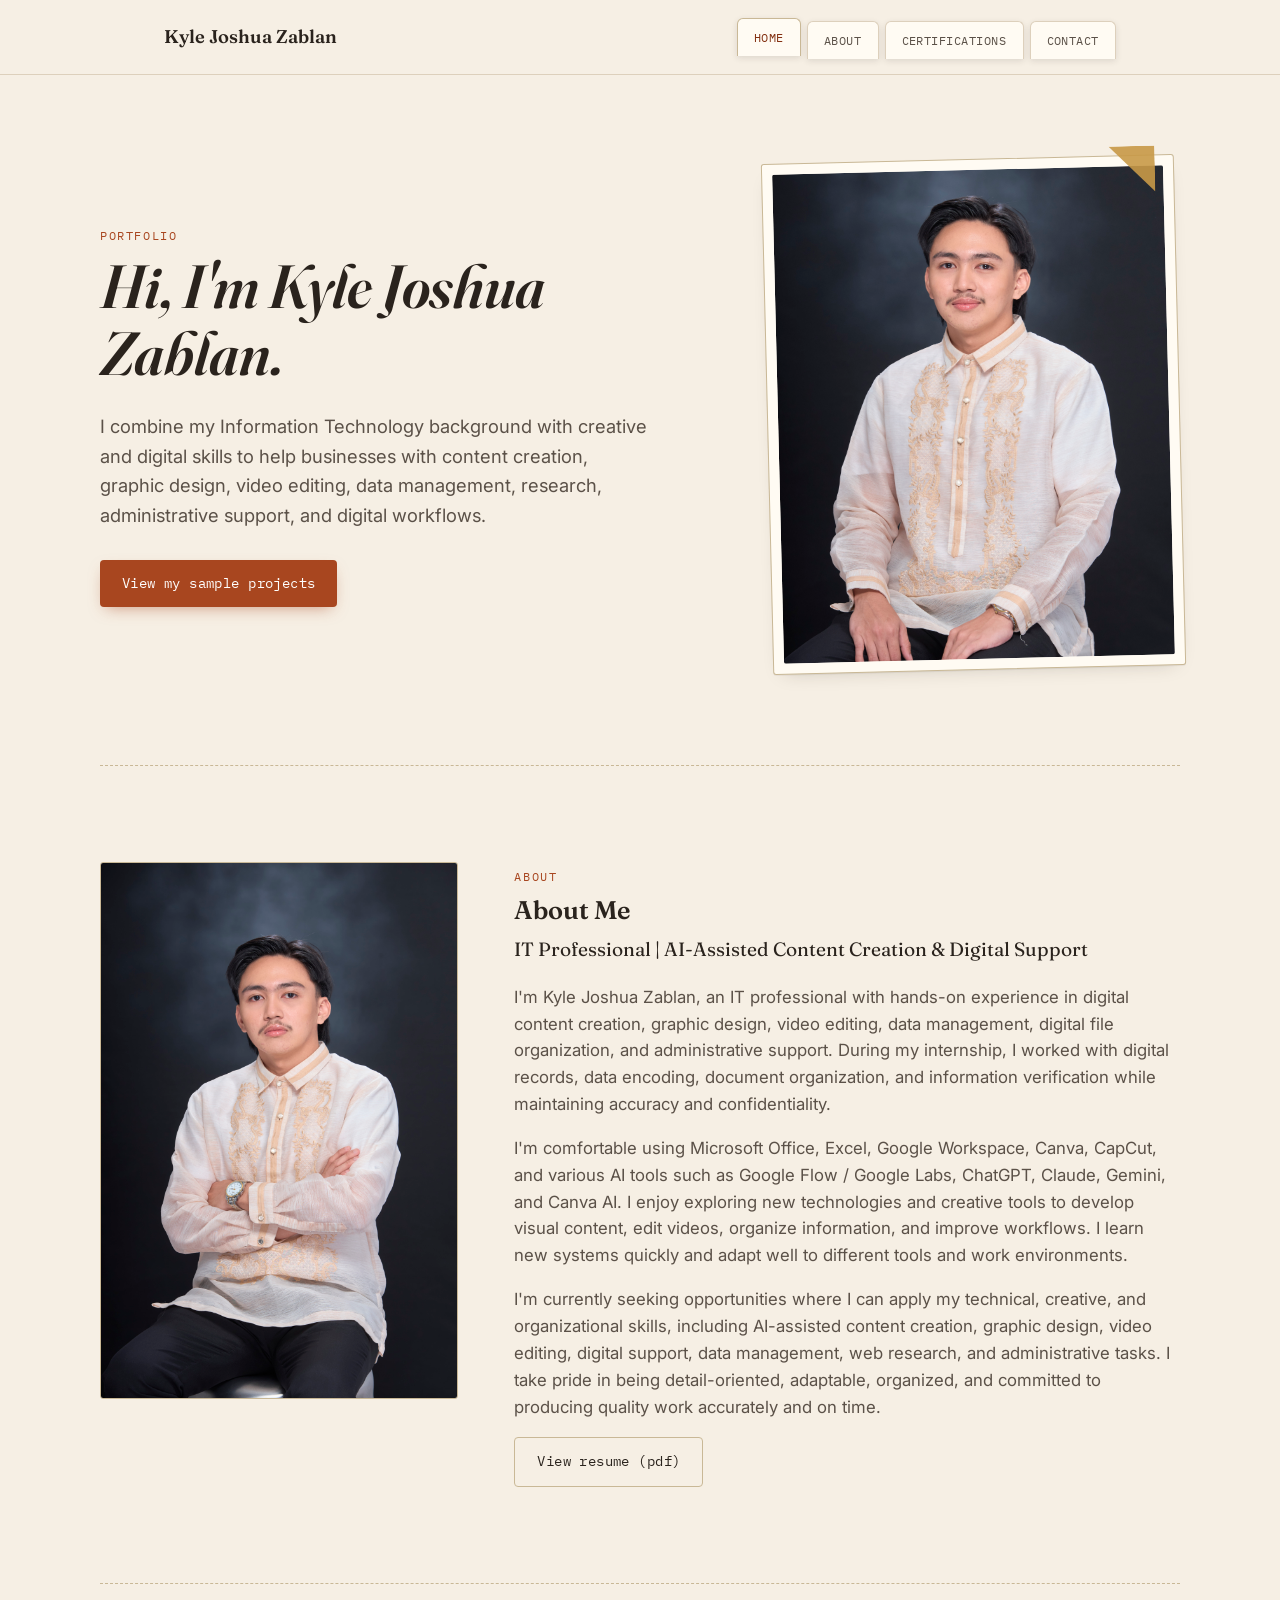
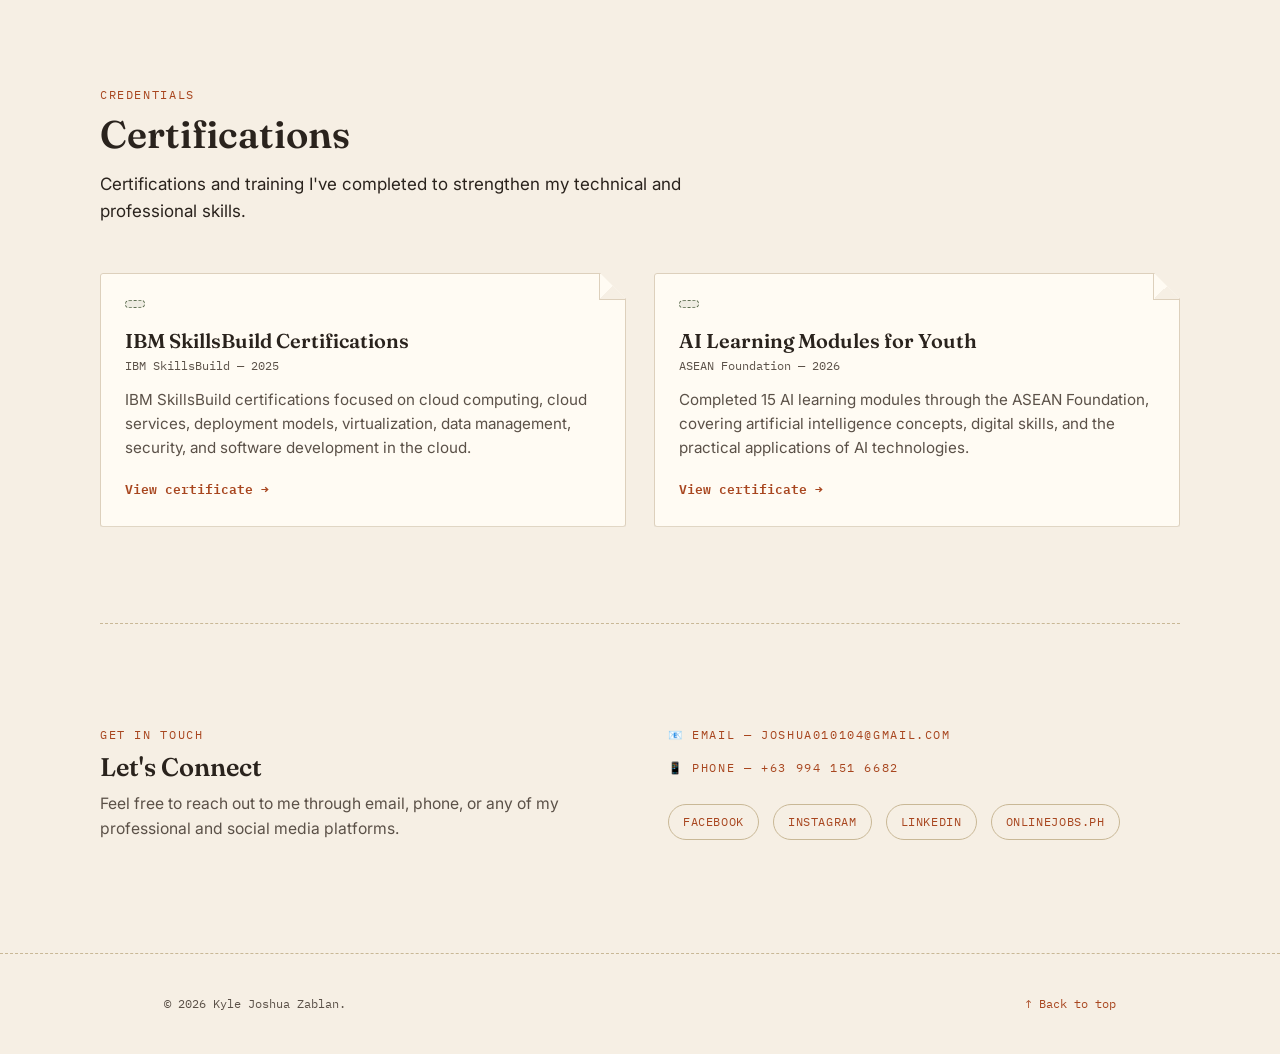
<file: index.html>
<!DOCTYPE html>
<html lang="en">
<head>
<meta charset="UTF-8">
<meta name="viewport" content="width=device-width, initial-scale=1.0">
<title>Kyle Joshua Zablan — Portfolio</title>
<meta name="description" content="Designer &amp; developer portfolio — selected work, resume, certifications, and contact.">
<link rel="preconnect" href="https://fonts.googleapis.com">
<link href="https://fonts.googleapis.com/css2?family=Fraunces:ital,opsz,wght@0,9..144,400;0,9..144,600;1,9..144,500&family=Inter:wght@400;500;600;700&family=IBM+Plex+Mono:wght@400;500&display=swap" rel="stylesheet">
<link rel="stylesheet" href="style.css">
</head>
<body>

<!-- ============================================
     HEADER / NAV
============================================= -->
<header class="wf-header">
  <div class="wf-header-inner">
    <a class="wf-brand" href="#home">Kyle Joshua Zablan</a>

    <button class="wf-nav-toggle" aria-label="Toggle navigation" aria-expanded="false">
      <span></span>
    </button>

    <ul class="wf-tabs" id="wf-primary-tabs">
      <li><a href="#home">Home</a></li>
      <li><a href="#about">About</a></li>
      <li><a href="#certifications">Certifications</a></li>
      <li><a href="#contact">Contact</a></li>
    </ul>
  </div>
</header>

<main>

  <!-- ============================================
       HERO
============================================= -->
  <section id="home" class="wf-section wf-hero wf-container">
    <div>
      <span class="wf-eyebrow">Portfolio</span>
      <h1>Hi, I'm Kyle Joshua Zablan.</h1>
      <p class="wf-sub">
        I combine my Information Technology background with creative and digital skills to help businesses with content creation,
         graphic design, video editing, data management, research, administrative support, and digital workflows.
      </p>
      <a class="wf-btn" href="projects.html"> View my sample projects </a>
    </div>

    <div class="wf-hero-photo">
      <img src="pictures\ABBD6137.JPEG" alt="Portrait of Kyle Joshua Zablan">
    </div>
  </section>


  <!-- ============================================
       ABOUT
============================================= -->
  <section id="about" class="wf-section wf-container wf-fade-in">
    <div class="wf-about">

      <div class="wf-about-photo">
        <img src="pictures\ORDQ8605.JPEG" alt="Kyle Joshua Zablan at work">
      </div>

      <div>
        <span class="wf-eyebrow">About</span>
        <h2>About Me</h2>

        <div class="wf-about-bio">
          <p>
            IT Professional | AI-Assisted Content Creation & Digital Support
          </p>

          <p>
            I'm Kyle Joshua Zablan, an IT professional with hands-on experience in digital content creation, graphic design, video editing, 
            data management, digital file organization, and administrative support. During my internship, I worked with digital records, 
            data encoding, document organization, and information verification while maintaining accuracy and confidentiality.</p>
          <p>
            I'm comfortable using Microsoft Office, Excel, Google Workspace, Canva, CapCut, and various AI tools such as Google Flow / Google Labs, 
            ChatGPT, Claude, Gemini, and Canva AI. I enjoy exploring new technologies and creative tools to develop visual content, edit videos,
             organize information, and improve workflows. I learn new systems quickly and adapt well to different tools and work environments.</p>
          <p>
            I'm currently seeking opportunities where I can apply my technical, creative, and organizational skills, including AI-assisted content creation, 
            graphic design, video editing, digital support, data management, web research, and administrative tasks. I take pride in being detail-oriented, 
            adaptable, organized, and committed to producing quality work accurately and on time.</p>
        </div>

        <a class="wf-btn wf-btn-ghost"
           href="ZABLAN CV_AUG 2026 (1).pdf"
           target="_blank"
           rel="noopener">
          View resume (pdf)
        </a>
      </div>

    </div>
  </section>

  <!-- ============================================
       CERTIFICATIONS
       Add your certificates here
============================================= -->
  <section id="certifications" class="wf-section wf-container wf-fade-in">

    <div class="wf-section-head">
      <span class="wf-eyebrow">Credentials</span>
      <h2>Certifications</h2>

      <p>
        Certifications and training I've completed to strengthen
        my technical and professional skills.
      </p>
    </div>


    <div class="wf-grid">

      <!-- CERTIFICATION 1 -->
      <article class="wf-card">

        <span class="wf-card-tag">
          
        </span>

        <h3>
          IBM SkillsBuild Certifications
        </h3>

        <p class="wf-card-meta">
          IBM SkillsBuild — 2025
        </p>

        <p class="wf-card-excerpt">
          IBM SkillsBuild certifications focused on cloud computing, cloud services, deployment models, 
          virtualization, data management, security, and software development in the cloud.
        </p>

        <a class="wf-card-link"
           href="IBM SkillsBuild Certificate.pdf"
           target="_blank"
           rel="noopener">
          View certificate
         
        </a>

      </article>


      <!-- CERTIFICATION 2 -->
      <article class="wf-card">

        <span class="wf-card-tag">
          
        </span>

        <h3>
          AI Learning Modules for Youth
        </h3>

        <p class="wf-card-meta">
          ASEAN Foundation — 2026
        </p>

        <p class="wf-card-excerpt">
          Completed 15 AI learning modules through the ASEAN Foundation, covering artificial intelligence concepts, 
          digital skills, and the practical applications of AI technologies.
        </p>

        <a class="wf-card-link"
           href="AI Learning Modules for Youth Certificate.pdf"
           target="_blank"
           rel="noopener">
          View certificate
        </a>

      </article>


      <!-- CERTIFICATION 3 
      <article class="wf-card">

        <span class="wf-card-tag">
          Virtual Assistance
        </span>

        <h3>
          Virtual Assistant Certification
        </h3>

        <p class="wf-card-meta">
          Issuing Organization · 2026
        </p>

        <p class="wf-card-excerpt">
          Training focused on administrative support, communication,
          productivity tools, and remote work.
        </p>

        <a class="wf-card-link"
           href="certifications/virtual-assistant-certification.pdf"
           target="_blank"
           rel="noopener">
          View certificate
        </a>

      </article>


      ============================================
      COPY THIS BLOCK TO ADD ANOTHER CERTIFICATE
      ============================================

      <article class="wf-card">

        <span class="wf-card-tag">
          CATEGORY
        </span>

        <h3>
          CERTIFICATION NAME
        </h3>

        <p class="wf-card-meta">
          ISSUING ORGANIZATION · YEAR
        </p>

        <p class="wf-card-excerpt">
          Short description of your certification.
        </p>

        <a class="wf-card-link"
           href="certifications/YOUR-FILE.pdf"
           target="_blank"
           rel="noopener">
          View certificate
        </a>

      </article>

      -->

    </div>
  </section>


  <!-- ============================================
     CONTACT
============================================= -->
<section id="contact" class="wf-section wf-container wf-fade-in">

  <div class="wf-contact">

    <div>
      <span class="wf-eyebrow">Get in touch</span>
      <h2>Let's Connect</h2>

      <p class="wf-contact-side">
        Feel free to reach out to me through email, phone, or any of my
        professional and social media platforms.
      </p>
    </div>

    <div class="wf-contact-links">

      <span class="wf-eyebrow">📧 Email — joshua010104@gmail.com</span>

      <span class="wf-eyebrow">📱 Phone — +63 994 151 6682</span> 
      
      <!-- Social Media -->
      <div class="wf-social">

        <!-- Facebook -->
        <a href="https://www.facebook.com/kj.zablan.2024/"
           target="_blank"
           rel="noopener">
          Facebook
        </a>

        <!-- Instagram -->
        <a href="https://www.instagram.com/zablan_kyle/"
           target="_blank"
           rel="noopener">
          Instagram
        </a>

        <!-- LinkedIn -->
        <a href="https://www.linkedin.com/in/zablan-kyle-joshua-c-0b0a86415/"
           target="_blank"
           rel="noopener">
          LinkedIn
        </a>

        <!-- OnlineJobs.ph -->
        <a href="https://v2.onlinejobs.ph/jobseekers/info/2473832"
           target="_blank"
           rel="noopener">
          OnlineJobs.ph
        </a>

      </div>

    </div>

  </div>

</section>

</main>


<!-- ============================================
     FOOTER
============================================= -->
<footer class="wf-footer">

  <div class="wf-container wf-footer-inner">

    <span class="wf-footer-text">
      © 2026 Kyle Joshua Zablan.
    </span>

    <a class="wf-to-top" href="#home">
      ↑ Back to top
    </a>

  </div>

</footer>


<script src="script.js"></script>

</body>
</html>
</file>
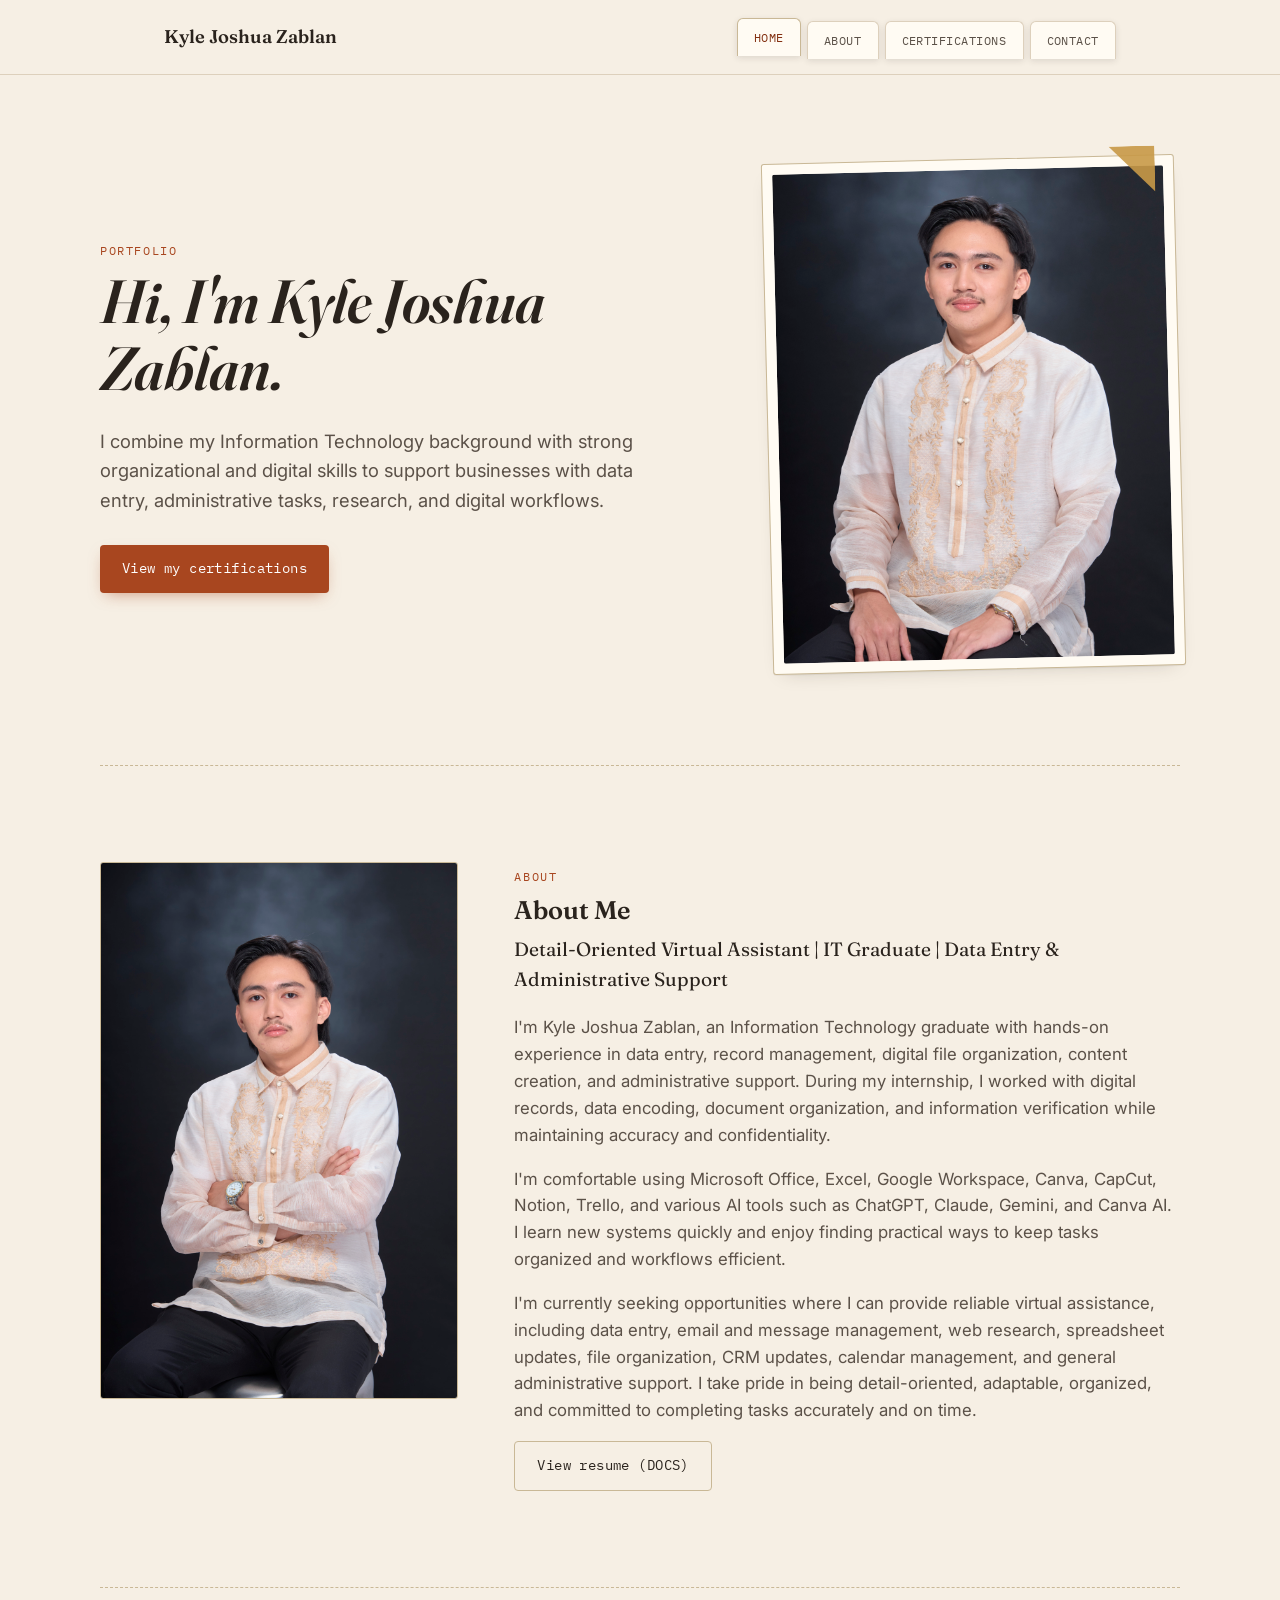
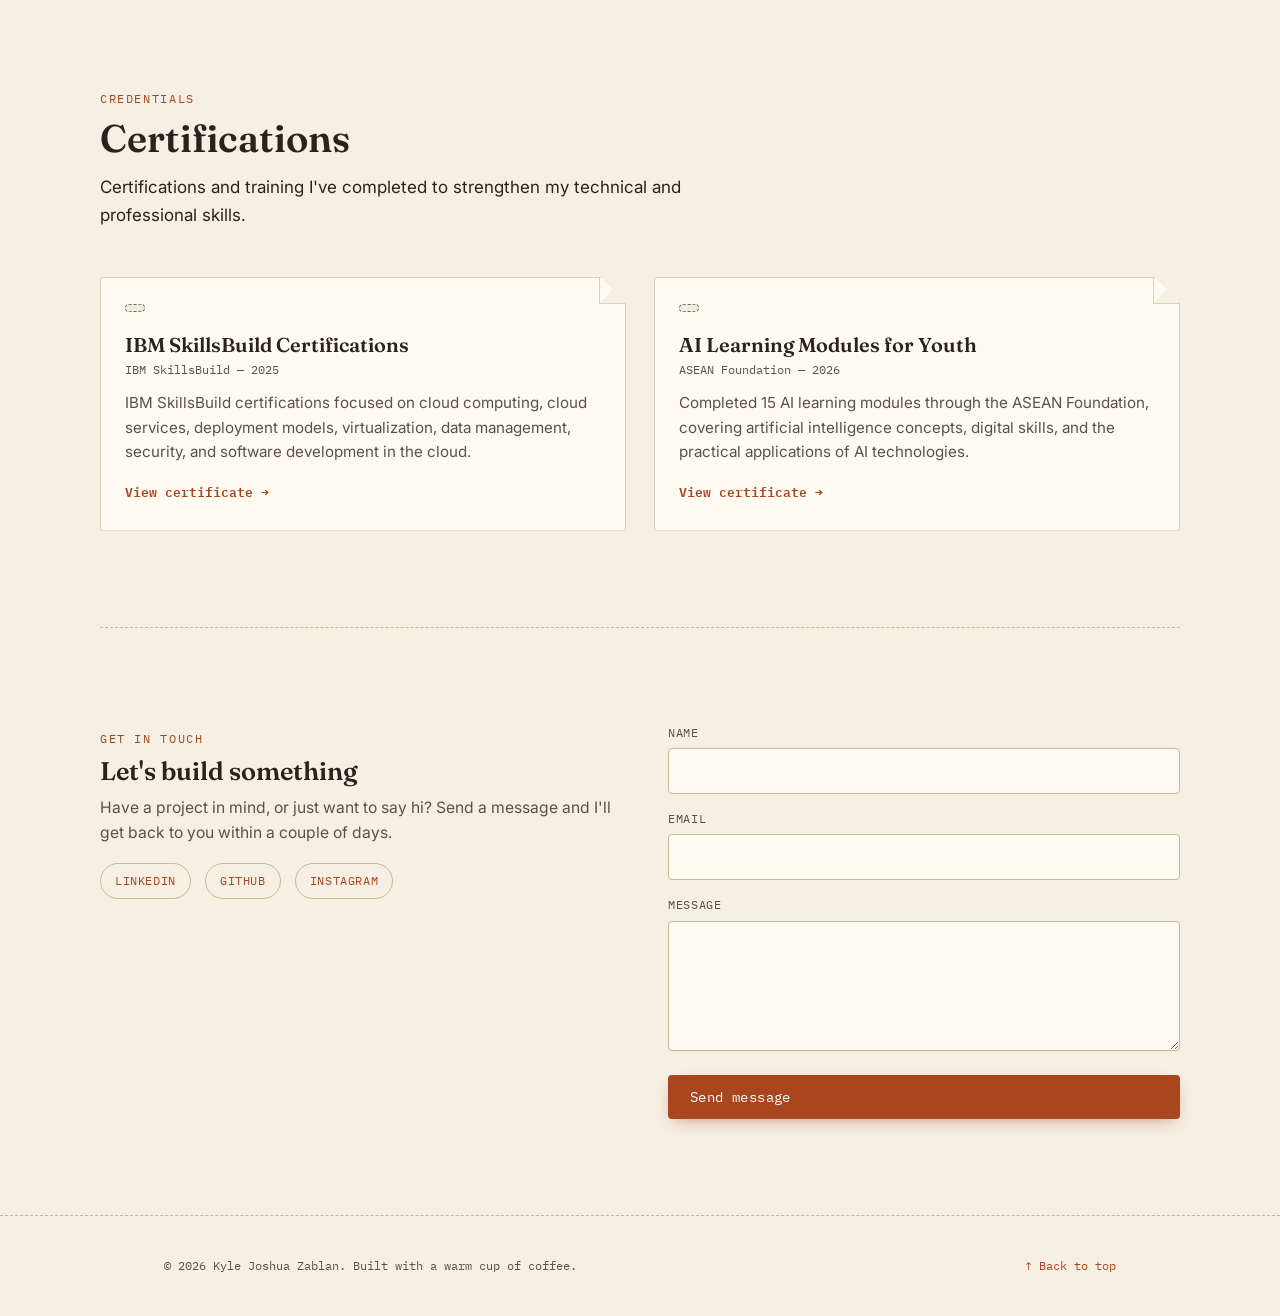
<file: KyleZablan_Portfolio/index.html>
<!DOCTYPE html>
<html lang="en">
<head>
<meta charset="UTF-8">
<meta name="viewport" content="width=device-width, initial-scale=1.0">
<title>Kyle Joshua Zablan — Portfolio</title>
<meta name="description" content="Designer &amp; developer portfolio — selected work, resume, certifications, and contact.">
<link rel="preconnect" href="https://fonts.googleapis.com">
<link href="https://fonts.googleapis.com/css2?family=Fraunces:ital,opsz,wght@0,9..144,400;0,9..144,600;1,9..144,500&family=Inter:wght@400;500;600;700&family=IBM+Plex+Mono:wght@400;500&display=swap" rel="stylesheet">
<link rel="stylesheet" href="style.css">
</head>
<body>

<!-- ============================================
     HEADER / NAV
============================================= -->
<header class="wf-header">
  <div class="wf-header-inner">
    <a class="wf-brand" href="#home">Kyle Joshua Zablan</a>

    <button class="wf-nav-toggle" aria-label="Toggle navigation" aria-expanded="false">
      <span></span>
    </button>

    <ul class="wf-tabs" id="wf-primary-tabs">
      <li><a href="#home">Home</a></li>
      <li><a href="#about">About</a></li>
      <li><a href="#certifications">Certifications</a></li>
      <li><a href="#contact">Contact</a></li>
    </ul>
  </div>
</header>

<main>

  <!-- ============================================
       HERO
============================================= -->
  <section id="home" class="wf-section wf-hero wf-container">
    <div>
      <span class="wf-eyebrow">Portfolio</span>
      <h1>Hi, I'm Kyle Joshua Zablan.</h1>
      <p class="wf-sub">
        I combine my Information Technology background with strong organizational and digital skills to support 
        businesses with data entry, administrative tasks, research, and digital workflows.
      </p>
      <a class="wf-btn" href="#certifications">View my certifications</a>
    </div>

    <div class="wf-hero-photo">
      <img src="pictures\ABBD6137.JPEG" alt="Portrait of Kyle Joshua Zablan">
    </div>
  </section>


  <!-- ============================================
       ABOUT
============================================= -->
  <section id="about" class="wf-section wf-container wf-fade-in">
    <div class="wf-about">

      <div class="wf-about-photo">
        <img src="pictures\ORDQ8605.JPEG" alt="Kyle Joshua Zablan at work">
      </div>

      <div>
        <span class="wf-eyebrow">About</span>
        <h2>About Me</h2>

        <div class="wf-about-bio">
          <p>
            Detail-Oriented Virtual Assistant | IT Graduate | Data Entry & Administrative Support
          </p>

          <p>
            I'm Kyle Joshua Zablan, an Information Technology graduate with hands-on experience in data entry, record management,
            digital file organization, content creation, and administrative support. During my internship, I worked with digital records,
            data encoding, document organization, and information verification while maintaining accuracy and confidentiality.</p>
          <p>
            I'm comfortable using Microsoft Office, Excel, Google Workspace, Canva, CapCut, Notion, Trello, and various AI tools such as
            ChatGPT, Claude, Gemini, and Canva AI. I learn new systems quickly and enjoy finding practical ways to keep tasks organized 
            and workflows efficient.</p>
          <p>
            I'm currently seeking opportunities where I can provide reliable virtual assistance, including data entry, email and message 
            management, web research, spreadsheet updates, file organization, CRM updates, calendar management, and general administrative
            support. I take pride in being detail-oriented, adaptable, organized, and committed to completing tasks accurately and on time.</p>
        </div>

        <a class="wf-btn wf-btn-ghost"
           href="https://docs.google.com/document/d/1jFrZk2S_K6c-Wsl9xhwJBnlsjXEmXntvbH7w4dUqqzw/edit?usp=sharing"
           target="_blank"
           rel="noopener">
          View resume (DOCS)
        </a>
      </div>

    </div>
  </section>

  <!-- ============================================
       CERTIFICATIONS
       Add your certificates here
============================================= -->
  <section id="certifications" class="wf-section wf-container wf-fade-in">

    <div class="wf-section-head">
      <span class="wf-eyebrow">Credentials</span>
      <h2>Certifications</h2>

      <p>
        Certifications and training I've completed to strengthen
        my technical and professional skills.
      </p>
    </div>


    <div class="wf-grid">

      <!-- CERTIFICATION 1 -->
      <article class="wf-card">

        <span class="wf-card-tag">
          
        </span>

        <h3>
          IBM SkillsBuild Certifications
        </h3>

        <p class="wf-card-meta">
          IBM SkillsBuild — 2025
        </p>

        <p class="wf-card-excerpt">
          IBM SkillsBuild certifications focused on cloud computing, cloud services, deployment models, 
          virtualization, data management, security, and software development in the cloud.
        </p>

        <a class="wf-card-link"
           href="IBM SkillsBuild Certificate.pdf"
           target="_blank"
           rel="noopener">
          View certificate
         
        </a>

      </article>


      <!-- CERTIFICATION 2 -->
      <article class="wf-card">

        <span class="wf-card-tag">
          
        </span>

        <h3>
          AI Learning Modules for Youth
        </h3>

        <p class="wf-card-meta">
          ASEAN Foundation — 2026
        </p>

        <p class="wf-card-excerpt">
          Completed 15 AI learning modules through the ASEAN Foundation, covering artificial intelligence concepts, 
          digital skills, and the practical applications of AI technologies.
        </p>

        <a class="wf-card-link"
           href="AI Learning Modules for Youth Certificate.pdf"
           target="_blank"
           rel="noopener">
          View certificate
        </a>

      </article>


      <!-- CERTIFICATION 3 
      <article class="wf-card">

        <span class="wf-card-tag">
          Virtual Assistance
        </span>

        <h3>
          Virtual Assistant Certification
        </h3>

        <p class="wf-card-meta">
          Issuing Organization · 2026
        </p>

        <p class="wf-card-excerpt">
          Training focused on administrative support, communication,
          productivity tools, and remote work.
        </p>

        <a class="wf-card-link"
           href="certifications/virtual-assistant-certification.pdf"
           target="_blank"
           rel="noopener">
          View certificate
        </a>

      </article>


      ============================================
      COPY THIS BLOCK TO ADD ANOTHER CERTIFICATE
      ============================================

      <article class="wf-card">

        <span class="wf-card-tag">
          CATEGORY
        </span>

        <h3>
          CERTIFICATION NAME
        </h3>

        <p class="wf-card-meta">
          ISSUING ORGANIZATION · YEAR
        </p>

        <p class="wf-card-excerpt">
          Short description of your certification.
        </p>

        <a class="wf-card-link"
           href="certifications/YOUR-FILE.pdf"
           target="_blank"
           rel="noopener">
          View certificate
        </a>

      </article>

      -->

    </div>
  </section>


  <!-- ============================================
       CONTACT
============================================= -->
  <section id="contact" class="wf-section wf-container wf-fade-in">

    <div class="wf-contact">

      <div>

        <span class="wf-eyebrow">Get in touch</span>

        <h2>Let's build something</h2>

        <p class="wf-contact-side">
          Have a project in mind, or just want to say hi?
          Send a message and I'll get back to you within a couple of days.
        </p>

        <div class="wf-social">

          <a href="#" target="_blank" rel="noopener">
            LinkedIn
          </a>

          <a href="#" target="_blank" rel="noopener">
            GitHub
          </a>

          <a href="#" target="_blank" rel="noopener">
            Instagram
          </a>

        </div>

      </div>


      <div>

        <div id="wf-form-msg"
             class="wf-form-msg"
             hidden>
        </div>

        <form class="wf-form" id="wf-contact-form">

          <div class="wf-field">

            <label for="wf_name">
              Name
            </label>

            <input type="text"
                   id="wf_name"
                   name="name"
                   required>

          </div>


          <div class="wf-field">

            <label for="wf_email">
              Email
            </label>

            <input type="email"
                   id="wf_email"
                   name="email"
                   required>

          </div>


          <div class="wf-field">

            <label for="wf_message">
              Message
            </label>

            <textarea id="wf_message"
                      name="message"
                      required></textarea>

          </div>


          <button type="submit" class="wf-btn">
            Send message
          </button>

        </form>

      </div>

    </div>

  </section>

</main>


<!-- ============================================
     FOOTER
============================================= -->
<footer class="wf-footer">

  <div class="wf-container wf-footer-inner">

    <span class="wf-footer-text">
      © 2026 Kyle Joshua Zablan. Built with a warm cup of coffee.
    </span>

    <a class="wf-to-top" href="#home">
      ↑ Back to top
    </a>

  </div>

</footer>


<script src="script.js"></script>

</body>
</html>
</file>
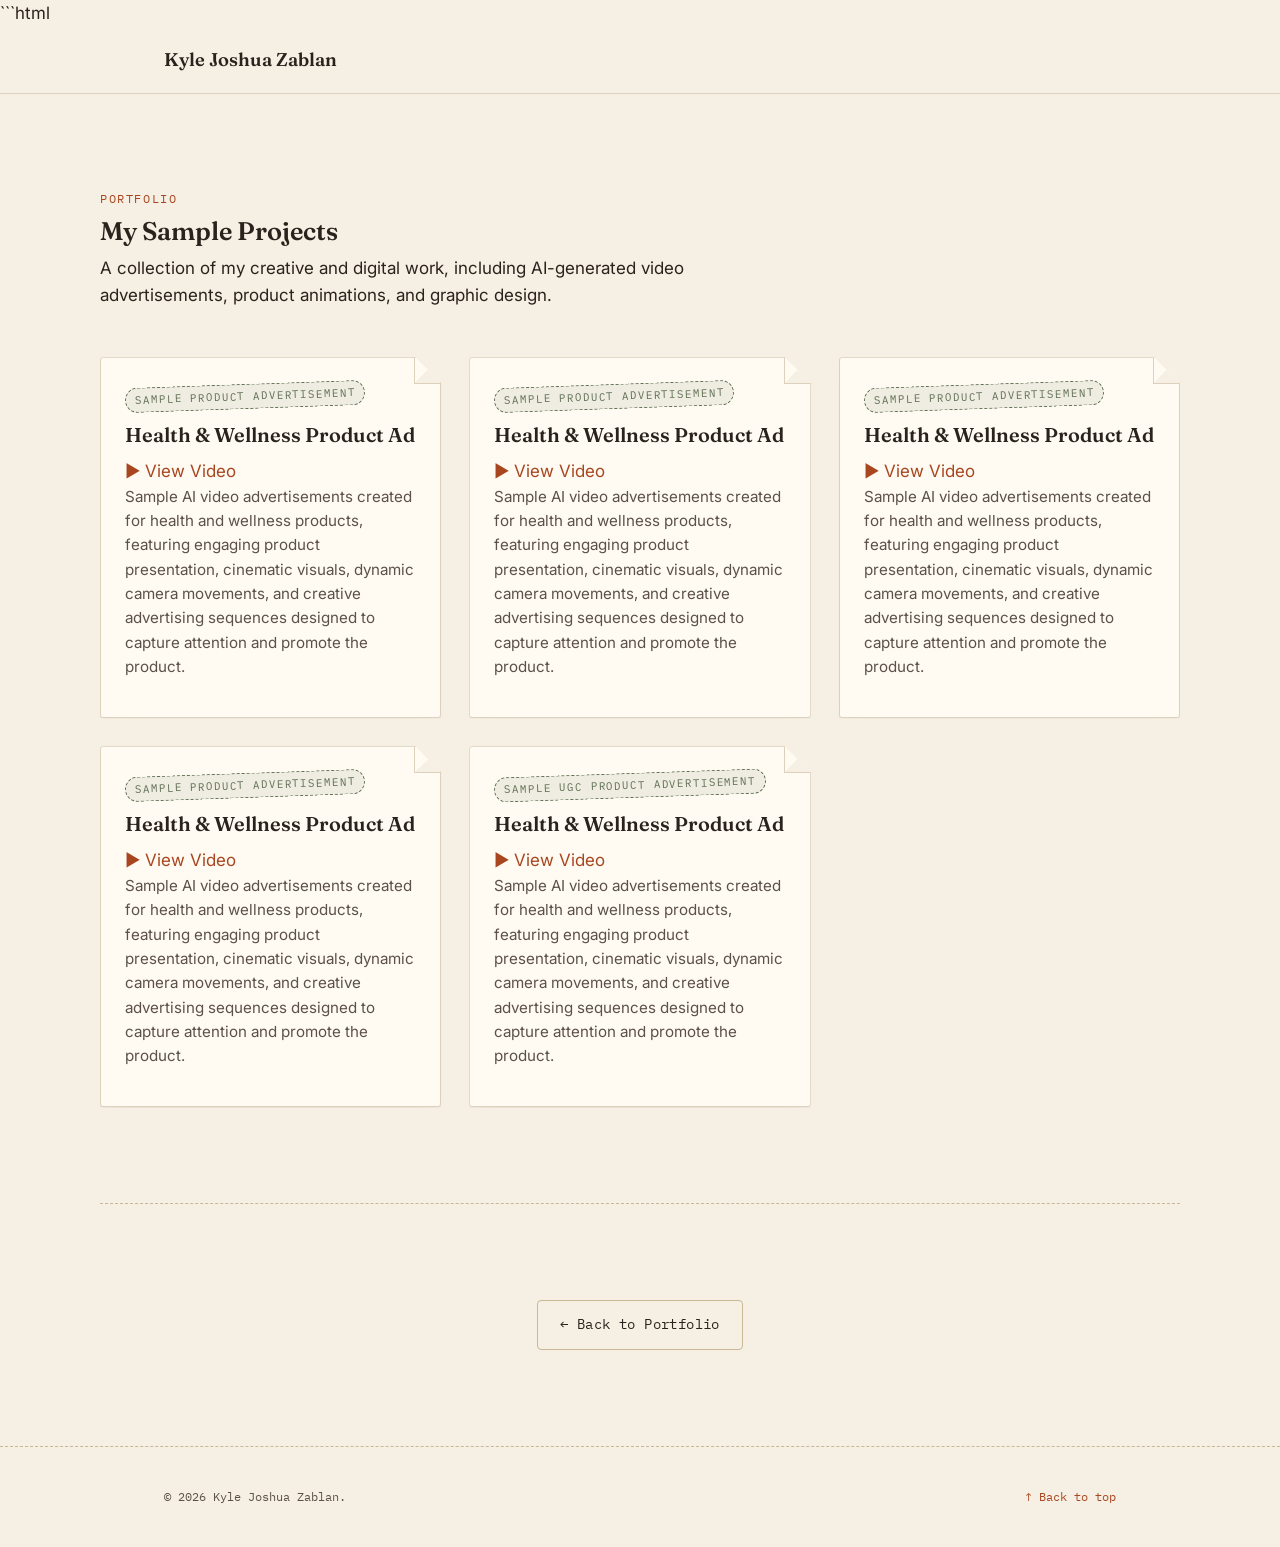
<file: projects.html>
```html
<!DOCTYPE html>
<html lang="en">

<head>
  <meta charset="UTF-8">
  <meta name="viewport" content="width=device-width, initial-scale=1.0">

  <title>Sample Projects — Kyle Joshua Zablan</title>

  <meta
    name="description"
    content="Sample projects and creative work by Kyle Joshua Zablan."
  >

  <link rel="preconnect" href="https://fonts.googleapis.com">

  <link
    href="https://fonts.googleapis.com/css2?family=Fraunces:ital,opsz,wght@0,9..144,400;0,9..144,600;1,9..144,500&family=Inter:wght@400;0,9..144,500;0,9..144,600;0,9..144,700&family=IBM+Plex+Mono:wght@400;0,9..144,500&display=swap"
    rel="stylesheet"
  >

  <link rel="stylesheet" href="style.css">
</head>

<body>

<!-- ============================================
     HEADER / NAV
============================================= -->

<header class="wf-header">

  <div class="wf-header-inner">

    <a class="wf-brand" href="index.html">
      Kyle Joshua Zablan
    </a>

    <button
      class="wf-nav-toggle"
      aria-label="Toggle navigation"
      aria-expanded="false"
    >
      <span></span>
    </button>

  </div>

</header>


<main>

<!-- ============================================
     PROJECT HERO
============================================= -->

<section class="wf-section wf-container wf-fade-in">

  <div class="wf-section-head">

    <span class="wf-eyebrow">
      Portfolio
    </span>

    <h1>
      My Sample Projects
    </h1>

    <p>
      A collection of my creative and digital work, including AI-generated
      video advertisements, product animations, and graphic design.
    </p>

  </div>


<!-- ============================================
     PROJECT GRID
============================================= -->

<div class="wf-grid">


  <!-- ==========================================
       PROJECT 1 — VIDEO AD
  =========================================== -->

  <article class="wf-card">

    <span class="wf-card-tag">
      Sample Product Advertisement
    </span>

    <h3>
      Health & Wellness Product Ad
    </h3>

    <p class="wf-card-meta"></p>

    <div class="wf-project-media">

      <a
        class="fullscreen-video-btn"
        href="https://drive.google.com/file/d/1Ak5VcOxuzixvetEt-E9TGoDCYfPLz7rE/view?usp=sharing"
        target="_blank"
        rel="noopener noreferrer"
      >
        ▶ View Video
      </a>

    </div>

    <p class="wf-card-excerpt">
      Sample AI video advertisements created for health and wellness
      products, featuring engaging product presentation, cinematic
      visuals, dynamic camera movements, and creative advertising
      sequences designed to capture attention and promote the product.
    </p>

  </article>



  <!-- ==========================================
       PROJECT 2 — VIDEO AD
  =========================================== -->

  <article class="wf-card">

    <span class="wf-card-tag">
      Sample Product Advertisement
    </span>

    <h3>
      Health & Wellness Product Ad
    </h3>

    <p class="wf-card-meta"></p>

    <div class="wf-project-media">

      <a
        class="fullscreen-video-btn"
        href="https://drive.google.com/file/d/1pkOUshmpO-j6atE553cIhbp98OHylWK7/view?usp=sharing"
        target="_blank"
        rel="noopener noreferrer"
      >
        ▶ View Video
      </a>

    </div>

    <p class="wf-card-excerpt">
      Sample AI video advertisements created for health and wellness
      products, featuring engaging product presentation, cinematic
      visuals, dynamic camera movements, and creative advertising
      sequences designed to capture attention and promote the product.
    </p>

  </article>



  <!-- ==========================================
       PROJECT 3 — VIDEO AD
  =========================================== -->

  <article class="wf-card">

    <span class="wf-card-tag">
      Sample Product Advertisement
    </span>

    <h3>
      Health & Wellness Product Ad
    </h3>

    <p class="wf-card-meta"></p>

    <div class="wf-project-media">

      <a
        class="fullscreen-video-btn"
        href="https://drive.google.com/file/d/1N9t-fd_jeuLKc_iQes1X9-I3m-rxnT-O/view?usp=sharing"
        target="_blank"
        rel="noopener noreferrer"
      >
        ▶ View Video
      </a>

    </div>

    <p class="wf-card-excerpt">
      Sample AI video advertisements created for health and wellness
      products, featuring engaging product presentation, cinematic
      visuals, dynamic camera movements, and creative advertising
      sequences designed to capture attention and promote the product.
    </p>

  </article>



  <!-- ==========================================
       PROJECT 4 — VIDEO AD
  =========================================== -->

  <article class="wf-card">

    <span class="wf-card-tag">
      Sample Product Advertisement
    </span>

    <h3>
      Health & Wellness Product Ad
    </h3>

    <p class="wf-card-meta"></p>

    <div class="wf-project-media">

      <a
        class="fullscreen-video-btn"
        href="https://drive.google.com/file/d/1079p_kRsD_uGx6eyxet4sEXhGO06zM2n/view?usp=sharing"
        target="_blank"
        rel="noopener noreferrer"
      >
        ▶ View Video
      </a>

    </div>

    <p class="wf-card-excerpt">
      Sample AI video advertisements created for health and wellness
      products, featuring engaging product presentation, cinematic
      visuals, dynamic camera movements, and creative advertising
      sequences designed to capture attention and promote the product.
    </p>

  </article>

  <!-- ==========================================
       PROJECT 4 — VIDEO AD
  =========================================== -->

  <article class="wf-card">

    <span class="wf-card-tag">
      Sample UGC Product Advertisement
    </span>

    <h3>
      Health & Wellness Product Ad
    </h3>

    <p class="wf-card-meta"></p>

    <div class="wf-project-media">

      <a
        class="fullscreen-video-btn"
        href="https://drive.google.com/file/d/1Bz2lk0P28-g9CN56qP8mibrfrvAl8Iod/view?usp=drive_link"
        target="_blank"
        rel="noopener noreferrer"
      >
        ▶ View Video
      </a>

    </div>

    <p class="wf-card-excerpt">
      Sample AI video advertisements created for health and wellness
      products, featuring engaging product presentation, cinematic
      visuals, dynamic camera movements, and creative advertising
      sequences designed to capture attention and promote the product.
    </p>

  </article>


</div>

</section>


<!-- ============================================
     BACK TO PORTFOLIO
============================================= -->

<section class="wf-section wf-container">

  <div style="text-align: center;">

    <a
      class="wf-btn wf-btn-ghost"
      href="index.html"
    >
      ← Back to Portfolio
    </a>

  </div>

</section>

</main>


<!-- ============================================
     FOOTER
============================================= -->

<footer class="wf-footer">

  <div class="wf-container wf-footer-inner">

    <span class="wf-footer-text">
      © 2026 Kyle Joshua Zablan.
    </span>

    <a
      class="wf-to-top"
      href="projects.html"
    >
      ↑ Back to top
    </a>

  </div>

</footer>


<script src="script.js"></script>

</body>
</html>
</file>
<file: style.css>
/*
  Warmfolio — static portfolio stylesheet
  A one-page portfolio built around the idea of a physical portfolio
  folder: tabbed navigation, index-card projects, a stitched resume
  timeline. Plain CSS, no build step, no framework.
*/

/* ---------------------------------------------
   0. Design tokens
--------------------------------------------- */
:root{
  --color-paper: #F6EFE4;      /* warm cream page background */
  --color-card:  #FFFBF3;      /* card surface, slightly lighter */
  --color-ink:   #2A231D;      /* warm near-black for text */
  --color-ink-soft: #5B5148;   /* muted body text */
  --color-rust:  #A8461F;      /* primary accent: burnt terracotta */
  --color-rust-dark: #833011;
  --color-gold:  #C89A48;      /* secondary accent: brass */
  --color-moss:  #5F6F52;      /* tertiary accent: deep sage */
  --color-line:  #DDD0BC;      /* hairline / stitch color */
  --color-line-strong: #C9B896;

  --font-display: "Fraunces", Georgia, serif;
  --font-body: "Inter", -apple-system, BlinkMacSystemFont, "Segoe UI", sans-serif;
  --font-mono: "IBM Plex Mono", ui-monospace, SFMono-Regular, monospace;

  --radius-card: 3px;
  --shadow-card: 0 1px 0 rgba(42,35,29,0.05), 0 8px 20px -12px rgba(42,35,29,0.25);
  --shadow-tab: 0 2px 6px rgba(42,35,29,0.12);

  --max-width: 1080px;
  --gutter: clamp(20px, 5vw, 64px);
}

/* ---------------------------------------------
   1. Reset & base
--------------------------------------------- */
*, *::before, *::after{ box-sizing: border-box; }
html{ scroll-behavior: smooth; }
@media (prefers-reduced-motion: reduce){
  html{ scroll-behavior: auto; }
  *, *::before, *::after{ animation-duration: 0.01ms !important; animation-iteration-count: 1 !important; transition-duration: 0.01ms !important; }
}
body{
  margin: 0;
  background: var(--color-paper);
  color: var(--color-ink);
  font-family: var(--font-body);
  font-size: 17px;
  line-height: 1.6;
  -webkit-font-smoothing: antialiased;
}
img{ max-width: 100%; display: block; }
a{ color: var(--color-rust); text-decoration: none; }
a:hover{ color: var(--color-rust-dark); }
h1,h2,h3,h4{ font-family: var(--font-display); font-weight: 600; line-height: 1.1; margin: 0 0 0.4em; color: var(--color-ink); }
p{ margin: 0 0 1em; }
ul{ margin:0; padding:0; list-style:none; }
button{ font-family: inherit; }
:focus-visible{ outline: 2px solid var(--color-rust); outline-offset: 3px; }

.wf-container{ max-width: var(--max-width); margin: 0 auto; padding: 0 var(--gutter); }
.wf-eyebrow{
  font-family: var(--font-mono);
  font-size: 0.72rem;
  letter-spacing: 0.14em;
  text-transform: uppercase;
  color: var(--color-rust);
  display: inline-block;
  margin-bottom: 0.75em;
}
.wf-section{ padding: 96px 0; position: relative; }
.wf-section + .wf-section{ border-top: 1px dashed var(--color-line-strong); }
.wf-section-head{ max-width: 620px; margin-bottom: 48px; }
.wf-section-head h2{ font-size: clamp(1.8rem, 3vw, 2.4rem); }
.wf-fade-in{ opacity: 0; transform: translateY(14px); transition: opacity .6s ease, transform .6s ease; }
.wf-fade-in.is-visible{ opacity: 1; transform: none; }

/* ---------------------------------------------
   2. Header / folder-tab navigation
--------------------------------------------- */
.wf-header{
  position: sticky; top: 0; z-index: 40;
  background: var(--color-paper);
  border-bottom: 1px solid var(--color-line);
}
.wf-header-inner{
  display: flex; align-items: center; justify-content: space-between;
  padding: 18px var(--gutter);
  max-width: var(--max-width); margin: 0 auto;
}
.wf-brand{ font-family: var(--font-display); font-weight: 600; font-size: 1.15rem; color: var(--color-ink); }
.wf-brand:hover{ color: var(--color-ink); }

.wf-tabs{ display: flex; gap: 6px; }
.wf-tabs li{ position: relative; }
.wf-tabs a{
  display: inline-block;
  font-family: var(--font-mono);
  font-size: 0.78rem;
  letter-spacing: 0.04em;
  text-transform: uppercase;
  color: var(--color-ink-soft);
  background: var(--color-card);
  padding: 9px 16px 8px;
  border: 1px solid var(--color-line);
  border-bottom: none;
  border-radius: 6px 6px 0 0;
  transform: translateY(3px);
  box-shadow: var(--shadow-tab);
}
.wf-tabs a:hover, .wf-tabs a.is-active{
  color: var(--color-rust-dark);
  transform: translateY(0);
  border-color: var(--color-line-strong);
}

.wf-nav-toggle{
  display: none;
  background: none; border: 1px solid var(--color-line-strong); border-radius: 6px;
  padding: 8px 10px; cursor: pointer;
}
.wf-nav-toggle span, .wf-nav-toggle span::before, .wf-nav-toggle span::after{
  content: ""; display: block; width: 20px; height: 2px; background: var(--color-ink); position: relative;
}
.wf-nav-toggle span::before{ position: absolute; top: -6px; }
.wf-nav-toggle span::after{ position: absolute; top: 6px; }

@media (max-width: 780px){
  .wf-nav-toggle{ display: block; }
  .wf-tabs{
    position: absolute; top: 100%; left: 0; right: 0;
    flex-direction: column; gap: 0;
    background: var(--color-paper);
    border-bottom: 1px solid var(--color-line);
    padding: 8px var(--gutter) 16px;
    display: none;
  }
  .wf-tabs.is-open{ display: flex; }
  .wf-tabs a{ border-radius: 6px; border-bottom: 1px solid var(--color-line); transform: none; box-shadow: none; width: 100%; }
}

/* ---------------------------------------------
   3. Hero
--------------------------------------------- */
.wf-hero{
  padding: 84px 0 96px;
  display: grid;
  grid-template-columns: 1.2fr 0.8fr;
  gap: 48px;
  align-items: center;
}
.wf-hero h1{
  font-size: clamp(2.4rem, 5vw, 3.8rem);
  font-style: italic;
  font-variation-settings: "opsz" 144;
}
.wf-hero .wf-sub{ font-size: 1.15rem; color: var(--color-ink-soft); max-width: 46ch; margin-bottom: 1.6em; }
.wf-btn{
  display: inline-flex; align-items: center; gap: 8px;
  background: var(--color-rust); color: #fff;
  font-family: var(--font-mono); font-size: 0.85rem; letter-spacing: 0.03em;
  padding: 13px 22px; border-radius: 4px;
  border: none; cursor: pointer;
  box-shadow: 0 6px 16px -6px rgba(168,70,31,0.55);
}
.wf-btn:hover{ background: var(--color-rust-dark); color: #fff; }
.wf-btn.wf-btn-ghost{
  background: transparent; color: var(--color-ink); border: 1px solid var(--color-line-strong);
  box-shadow: none;
}
.wf-btn.wf-btn-ghost:hover{ border-color: var(--color-rust); color: var(--color-rust-dark); }

.wf-hero-photo{
  position: relative;
  border: 1px solid var(--color-line-strong);
  border-radius: var(--radius-card);
  background: var(--color-card);
  padding: 10px;
  box-shadow: var(--shadow-card);
  transform: rotate(-1.4deg);
}
.wf-hero-photo img{ border-radius: 2px; aspect-ratio: 4/5; object-fit: cover; width: 100%; }
.wf-hero-photo::after{
  content: "";
  position: absolute; inset: -6px -6px auto auto; top: -10px; right: 18px;
  width: 46px; height: 46px;
  background: var(--color-gold);
  clip-path: polygon(0 0, 100% 0, 100% 100%);
  opacity: 0.9;
}

@media (max-width: 780px){
  .wf-hero{ grid-template-columns: 1fr; }
  .wf-hero-photo{ order: -1; max-width: 260px; margin: 0 auto; }
}

/* ---------------------------------------------
   4. About
--------------------------------------------- */
.wf-about{ display: grid; grid-template-columns: 0.7fr 1.3fr; gap: 56px; align-items: start; }
.wf-about-photo{ border-radius: var(--radius-card); overflow: hidden; border: 1px solid var(--color-line-strong); }
.wf-about-bio{ font-size: 1.05rem; color: var(--color-ink-soft); }
.wf-about-bio p:first-child{ font-size: 1.2rem; color: var(--color-ink); font-family: var(--font-display); }
@media (max-width: 780px){ .wf-about{ grid-template-columns: 1fr; } .wf-about-photo{ max-width: 220px; } }

/* ---------------------------------------------
   5. Work — index-card project grid
--------------------------------------------- */
.wf-grid{ display: grid; grid-template-columns: repeat(auto-fit, minmax(280px, 1fr)); gap: 28px; }
.wf-card{
  position: relative;
  background: var(--color-card);
  border: 1px solid var(--color-line);
  border-radius: var(--radius-card);
  padding: 26px 24px 24px;
  box-shadow: var(--shadow-card);
  clip-path: polygon(0 0, calc(100% - 26px) 0, 100% 26px, 100% 100%, 0 100%);
}
.wf-card::before{
  content: "";
  position: absolute; top: 0; right: 0;
  width: 26px; height: 26px;
  background: linear-gradient(135deg, transparent 50%, var(--color-paper) 50%);
  border-left: 1px solid var(--color-line);
  border-bottom: 1px solid var(--color-line);
}
.wf-card-tag{
  display: inline-block;
  font-family: var(--font-mono); font-size: 0.68rem; letter-spacing: 0.08em; text-transform: uppercase;
  color: var(--color-moss);
  background: rgba(95,111,82,0.1);
  border: 1px dashed var(--color-moss);
  padding: 3px 9px;
  border-radius: 20px;
  transform: rotate(-2deg);
  margin-bottom: 14px;
}
.wf-card h3{ font-size: 1.25rem; margin-bottom: 4px; }
.wf-card h3 a{ color: var(--color-ink); }
.wf-card h3 a:hover{ color: var(--color-rust-dark); }
.wf-card-meta{ font-family: var(--font-mono); font-size: 0.76rem; color: var(--color-ink-soft); margin-bottom: 12px; }
.wf-card-excerpt{ color: var(--color-ink-soft); font-size: 0.95rem; margin-bottom: 14px; }
.wf-card-link{ font-family: var(--font-mono); font-size: 0.82rem; font-weight: 600; }
.wf-card-link::after{ content: " →"; }

/* ---------------------------------------------
   6. Resume — stitched timeline
--------------------------------------------- */
.wf-resume-cols{ display: grid; grid-template-columns: 1fr 1fr; gap: 56px; }
.wf-resume-col h3{
  font-family: var(--font-mono); font-size: 0.85rem; letter-spacing: 0.1em; text-transform: uppercase;
  color: var(--color-rust); margin-bottom: 22px; padding-bottom: 10px;
  border-bottom: 1px dashed var(--color-line-strong);
}
.wf-resume-item{ display: grid; grid-template-columns: 96px 1fr; gap: 18px; padding: 16px 0; border-bottom: 1px dotted var(--color-line); }
.wf-resume-item:last-child{ border-bottom: none; }
.wf-resume-date{ font-family: var(--font-mono); font-size: 0.75rem; color: var(--color-ink-soft); padding-top: 4px; }
.wf-resume-role{ font-size: 1.05rem; margin-bottom: 2px; }
.wf-resume-org{ font-size: 0.9rem; color: var(--color-rust-dark); margin-bottom: 6px; font-weight: 600; }
.wf-resume-desc{ font-size: 0.92rem; color: var(--color-ink-soft); }
.wf-resume-empty{ color: var(--color-ink-soft); font-size: 0.9rem; font-style: italic; }
@media (max-width: 780px){ .wf-resume-cols{ grid-template-columns: 1fr; } }

/* ---------------------------------------------
   7. Contact
--------------------------------------------- */
.wf-contact{ display: grid; grid-template-columns: 1fr 1fr; gap: 56px; }
.wf-form{ display: grid; gap: 16px; }
.wf-field label{ display: block; font-family: var(--font-mono); font-size: 0.72rem; text-transform: uppercase; letter-spacing: 0.06em; color: var(--color-ink-soft); margin-bottom: 6px; }
.wf-field input, .wf-field textarea{
  width: 100%; font-family: var(--font-body); font-size: 1rem;
  padding: 12px 14px; border: 1px solid var(--color-line-strong); border-radius: 4px;
  background: var(--color-card); color: var(--color-ink);
}
.wf-field textarea{ min-height: 130px; resize: vertical; }
.wf-honeypot{ position: absolute; left: -9999px; opacity: 0; }
.wf-form-msg{ padding: 12px 16px; border-radius: 4px; font-size: 0.92rem; margin-bottom: 8px; }
.wf-form-msg.success{ background: rgba(95,111,82,0.14); color: var(--color-moss); border: 1px solid var(--color-moss); }
.wf-form-msg.error{ background: rgba(168,70,31,0.1); color: var(--color-rust-dark); border: 1px solid var(--color-rust); }

.wf-contact-side{ font-size: 0.98rem; color: var(--color-ink-soft); }
.wf-contact-side a{ color: var(--color-ink); font-weight: 600; }
.wf-social{ display: flex; gap: 14px; margin-top: 18px; flex-wrap: wrap; }
.wf-social a{
  font-family: var(--font-mono); font-size: 0.78rem; text-transform: uppercase; letter-spacing: 0.05em;
  border: 1px solid var(--color-line-strong); border-radius: 20px; padding: 7px 14px;
}
.wf-social a:hover{ border-color: var(--color-rust); color: var(--color-rust-dark); }
@media (max-width: 780px){ .wf-contact{ grid-template-columns: 1fr; } }

/* ---------------------------------------------
   8. Single project template
--------------------------------------------- */
.wf-single-project{ padding: 64px 0 96px; }
.wf-single-project header{ max-width: 720px; margin-bottom: 32px; }
.wf-single-project .wf-card-meta{ margin-bottom: 22px; }
.wf-single-project .wf-single-body{ max-width: 720px; font-size: 1.05rem; color: var(--color-ink-soft); }
.wf-single-project .wf-single-body img{ border-radius: var(--radius-card); margin: 24px 0; }
.wf-back-link{ font-family: var(--font-mono); font-size: 0.82rem; display: inline-block; margin-bottom: 28px; }
.wf-back-link::before{ content: "← "; }

/* ---------------------------------------------
   9. Blog fallback (index.php / single.php / page.php)
--------------------------------------------- */
.wf-blog{ padding: 64px 0 96px; max-width: 720px; margin: 0 auto; }
.wf-post-preview{ margin-bottom: 40px; padding-bottom: 40px; border-bottom: 1px dashed var(--color-line-strong); }
.wf-post-preview h2{ font-size: 1.5rem; }
.wf-post-preview .wf-card-meta{ margin-bottom: 10px; }

/* ---------------------------------------------
   10. Footer
--------------------------------------------- */
.wf-footer{ padding: 40px 0; border-top: 1px dashed var(--color-line-strong); }
.wf-footer-inner{ display: flex; align-items: center; justify-content: space-between; flex-wrap: wrap; gap: 12px; }
.wf-footer-text{ font-family: var(--font-mono); font-size: 0.78rem; color: var(--color-ink-soft); }
.wf-to-top{ font-family: var(--font-mono); font-size: 0.78rem; }
</file>
<file: KyleZablan_Portfolio/style.css>
/*
  Warmfolio — static portfolio stylesheet
  A one-page portfolio built around the idea of a physical portfolio
  folder: tabbed navigation, index-card projects, a stitched resume
  timeline. Plain CSS, no build step, no framework.
*/

/* ---------------------------------------------
   0. Design tokens
--------------------------------------------- */
:root{
  --color-paper: #F6EFE4;      /* warm cream page background */
  --color-card:  #FFFBF3;      /* card surface, slightly lighter */
  --color-ink:   #2A231D;      /* warm near-black for text */
  --color-ink-soft: #5B5148;   /* muted body text */
  --color-rust:  #A8461F;      /* primary accent: burnt terracotta */
  --color-rust-dark: #833011;
  --color-gold:  #C89A48;      /* secondary accent: brass */
  --color-moss:  #5F6F52;      /* tertiary accent: deep sage */
  --color-line:  #DDD0BC;      /* hairline / stitch color */
  --color-line-strong: #C9B896;

  --font-display: "Fraunces", Georgia, serif;
  --font-body: "Inter", -apple-system, BlinkMacSystemFont, "Segoe UI", sans-serif;
  --font-mono: "IBM Plex Mono", ui-monospace, SFMono-Regular, monospace;

  --radius-card: 3px;
  --shadow-card: 0 1px 0 rgba(42,35,29,0.05), 0 8px 20px -12px rgba(42,35,29,0.25);
  --shadow-tab: 0 2px 6px rgba(42,35,29,0.12);

  --max-width: 1080px;
  --gutter: clamp(20px, 5vw, 64px);
}

/* ---------------------------------------------
   1. Reset & base
--------------------------------------------- */
*, *::before, *::after{ box-sizing: border-box; }
html{ scroll-behavior: smooth; }
@media (prefers-reduced-motion: reduce){
  html{ scroll-behavior: auto; }
  *, *::before, *::after{ animation-duration: 0.01ms !important; animation-iteration-count: 1 !important; transition-duration: 0.01ms !important; }
}
body{
  margin: 0;
  background: var(--color-paper);
  color: var(--color-ink);
  font-family: var(--font-body);
  font-size: 17px;
  line-height: 1.6;
  -webkit-font-smoothing: antialiased;
}
img{ max-width: 100%; display: block; }
a{ color: var(--color-rust); text-decoration: none; }
a:hover{ color: var(--color-rust-dark); }
h1,h2,h3,h4{ font-family: var(--font-display); font-weight: 600; line-height: 1.1; margin: 0 0 0.4em; color: var(--color-ink); }
p{ margin: 0 0 1em; }
ul{ margin:0; padding:0; list-style:none; }
button{ font-family: inherit; }
:focus-visible{ outline: 2px solid var(--color-rust); outline-offset: 3px; }

.wf-container{ max-width: var(--max-width); margin: 0 auto; padding: 0 var(--gutter); }
.wf-eyebrow{
  font-family: var(--font-mono);
  font-size: 0.72rem;
  letter-spacing: 0.14em;
  text-transform: uppercase;
  color: var(--color-rust);
  display: inline-block;
  margin-bottom: 0.75em;
}
.wf-section{ padding: 96px 0; position: relative; }
.wf-section + .wf-section{ border-top: 1px dashed var(--color-line-strong); }
.wf-section-head{ max-width: 620px; margin-bottom: 48px; }
.wf-section-head h2{ font-size: clamp(1.8rem, 3vw, 2.4rem); }
.wf-fade-in{ opacity: 0; transform: translateY(14px); transition: opacity .6s ease, transform .6s ease; }
.wf-fade-in.is-visible{ opacity: 1; transform: none; }

/* ---------------------------------------------
   2. Header / folder-tab navigation
--------------------------------------------- */
.wf-header{
  position: sticky; top: 0; z-index: 40;
  background: var(--color-paper);
  border-bottom: 1px solid var(--color-line);
}
.wf-header-inner{
  display: flex; align-items: center; justify-content: space-between;
  padding: 18px var(--gutter);
  max-width: var(--max-width); margin: 0 auto;
}
.wf-brand{ font-family: var(--font-display); font-weight: 600; font-size: 1.15rem; color: var(--color-ink); }
.wf-brand:hover{ color: var(--color-ink); }

.wf-tabs{ display: flex; gap: 6px; }
.wf-tabs li{ position: relative; }
.wf-tabs a{
  display: inline-block;
  font-family: var(--font-mono);
  font-size: 0.78rem;
  letter-spacing: 0.04em;
  text-transform: uppercase;
  color: var(--color-ink-soft);
  background: var(--color-card);
  padding: 9px 16px 8px;
  border: 1px solid var(--color-line);
  border-bottom: none;
  border-radius: 6px 6px 0 0;
  transform: translateY(3px);
  box-shadow: var(--shadow-tab);
}
.wf-tabs a:hover, .wf-tabs a.is-active{
  color: var(--color-rust-dark);
  transform: translateY(0);
  border-color: var(--color-line-strong);
}

.wf-nav-toggle{
  display: none;
  background: none; border: 1px solid var(--color-line-strong); border-radius: 6px;
  padding: 8px 10px; cursor: pointer;
}
.wf-nav-toggle span, .wf-nav-toggle span::before, .wf-nav-toggle span::after{
  content: ""; display: block; width: 20px; height: 2px; background: var(--color-ink); position: relative;
}
.wf-nav-toggle span::before{ position: absolute; top: -6px; }
.wf-nav-toggle span::after{ position: absolute; top: 6px; }

@media (max-width: 780px){
  .wf-nav-toggle{ display: block; }
  .wf-tabs{
    position: absolute; top: 100%; left: 0; right: 0;
    flex-direction: column; gap: 0;
    background: var(--color-paper);
    border-bottom: 1px solid var(--color-line);
    padding: 8px var(--gutter) 16px;
    display: none;
  }
  .wf-tabs.is-open{ display: flex; }
  .wf-tabs a{ border-radius: 6px; border-bottom: 1px solid var(--color-line); transform: none; box-shadow: none; width: 100%; }
}

/* ---------------------------------------------
   3. Hero
--------------------------------------------- */
.wf-hero{
  padding: 84px 0 96px;
  display: grid;
  grid-template-columns: 1.2fr 0.8fr;
  gap: 48px;
  align-items: center;
}
.wf-hero h1{
  font-size: clamp(2.4rem, 5vw, 3.8rem);
  font-style: italic;
  font-variation-settings: "opsz" 144;
}
.wf-hero .wf-sub{ font-size: 1.15rem; color: var(--color-ink-soft); max-width: 46ch; margin-bottom: 1.6em; }
.wf-btn{
  display: inline-flex; align-items: center; gap: 8px;
  background: var(--color-rust); color: #fff;
  font-family: var(--font-mono); font-size: 0.85rem; letter-spacing: 0.03em;
  padding: 13px 22px; border-radius: 4px;
  border: none; cursor: pointer;
  box-shadow: 0 6px 16px -6px rgba(168,70,31,0.55);
}
.wf-btn:hover{ background: var(--color-rust-dark); color: #fff; }
.wf-btn.wf-btn-ghost{
  background: transparent; color: var(--color-ink); border: 1px solid var(--color-line-strong);
  box-shadow: none;
}
.wf-btn.wf-btn-ghost:hover{ border-color: var(--color-rust); color: var(--color-rust-dark); }

.wf-hero-photo{
  position: relative;
  border: 1px solid var(--color-line-strong);
  border-radius: var(--radius-card);
  background: var(--color-card);
  padding: 10px;
  box-shadow: var(--shadow-card);
  transform: rotate(-1.4deg);
}
.wf-hero-photo img{ border-radius: 2px; aspect-ratio: 4/5; object-fit: cover; width: 100%; }
.wf-hero-photo::after{
  content: "";
  position: absolute; inset: -6px -6px auto auto; top: -10px; right: 18px;
  width: 46px; height: 46px;
  background: var(--color-gold);
  clip-path: polygon(0 0, 100% 0, 100% 100%);
  opacity: 0.9;
}

@media (max-width: 780px){
  .wf-hero{ grid-template-columns: 1fr; }
  .wf-hero-photo{ order: -1; max-width: 260px; margin: 0 auto; }
}

/* ---------------------------------------------
   4. About
--------------------------------------------- */
.wf-about{ display: grid; grid-template-columns: 0.7fr 1.3fr; gap: 56px; align-items: start; }
.wf-about-photo{ border-radius: var(--radius-card); overflow: hidden; border: 1px solid var(--color-line-strong); }
.wf-about-bio{ font-size: 1.05rem; color: var(--color-ink-soft); }
.wf-about-bio p:first-child{ font-size: 1.2rem; color: var(--color-ink); font-family: var(--font-display); }
@media (max-width: 780px){ .wf-about{ grid-template-columns: 1fr; } .wf-about-photo{ max-width: 220px; } }

/* ---------------------------------------------
   5. Work — index-card project grid
--------------------------------------------- */
.wf-grid{ display: grid; grid-template-columns: repeat(auto-fit, minmax(280px, 1fr)); gap: 28px; }
.wf-card{
  position: relative;
  background: var(--color-card);
  border: 1px solid var(--color-line);
  border-radius: var(--radius-card);
  padding: 26px 24px 24px;
  box-shadow: var(--shadow-card);
  clip-path: polygon(0 0, calc(100% - 26px) 0, 100% 26px, 100% 100%, 0 100%);
}
.wf-card::before{
  content: "";
  position: absolute; top: 0; right: 0;
  width: 26px; height: 26px;
  background: linear-gradient(135deg, transparent 50%, var(--color-paper) 50%);
  border-left: 1px solid var(--color-line);
  border-bottom: 1px solid var(--color-line);
}
.wf-card-tag{
  display: inline-block;
  font-family: var(--font-mono); font-size: 0.68rem; letter-spacing: 0.08em; text-transform: uppercase;
  color: var(--color-moss);
  background: rgba(95,111,82,0.1);
  border: 1px dashed var(--color-moss);
  padding: 3px 9px;
  border-radius: 20px;
  transform: rotate(-2deg);
  margin-bottom: 14px;
}
.wf-card h3{ font-size: 1.25rem; margin-bottom: 4px; }
.wf-card h3 a{ color: var(--color-ink); }
.wf-card h3 a:hover{ color: var(--color-rust-dark); }
.wf-card-meta{ font-family: var(--font-mono); font-size: 0.76rem; color: var(--color-ink-soft); margin-bottom: 12px; }
.wf-card-excerpt{ color: var(--color-ink-soft); font-size: 0.95rem; margin-bottom: 14px; }
.wf-card-link{ font-family: var(--font-mono); font-size: 0.82rem; font-weight: 600; }
.wf-card-link::after{ content: " →"; }

/* ---------------------------------------------
   6. Resume — stitched timeline
--------------------------------------------- */
.wf-resume-cols{ display: grid; grid-template-columns: 1fr 1fr; gap: 56px; }
.wf-resume-col h3{
  font-family: var(--font-mono); font-size: 0.85rem; letter-spacing: 0.1em; text-transform: uppercase;
  color: var(--color-rust); margin-bottom: 22px; padding-bottom: 10px;
  border-bottom: 1px dashed var(--color-line-strong);
}
.wf-resume-item{ display: grid; grid-template-columns: 96px 1fr; gap: 18px; padding: 16px 0; border-bottom: 1px dotted var(--color-line); }
.wf-resume-item:last-child{ border-bottom: none; }
.wf-resume-date{ font-family: var(--font-mono); font-size: 0.75rem; color: var(--color-ink-soft); padding-top: 4px; }
.wf-resume-role{ font-size: 1.05rem; margin-bottom: 2px; }
.wf-resume-org{ font-size: 0.9rem; color: var(--color-rust-dark); margin-bottom: 6px; font-weight: 600; }
.wf-resume-desc{ font-size: 0.92rem; color: var(--color-ink-soft); }
.wf-resume-empty{ color: var(--color-ink-soft); font-size: 0.9rem; font-style: italic; }
@media (max-width: 780px){ .wf-resume-cols{ grid-template-columns: 1fr; } }

/* ---------------------------------------------
   7. Contact
--------------------------------------------- */
.wf-contact{ display: grid; grid-template-columns: 1fr 1fr; gap: 56px; }
.wf-form{ display: grid; gap: 16px; }
.wf-field label{ display: block; font-family: var(--font-mono); font-size: 0.72rem; text-transform: uppercase; letter-spacing: 0.06em; color: var(--color-ink-soft); margin-bottom: 6px; }
.wf-field input, .wf-field textarea{
  width: 100%; font-family: var(--font-body); font-size: 1rem;
  padding: 12px 14px; border: 1px solid var(--color-line-strong); border-radius: 4px;
  background: var(--color-card); color: var(--color-ink);
}
.wf-field textarea{ min-height: 130px; resize: vertical; }
.wf-honeypot{ position: absolute; left: -9999px; opacity: 0; }
.wf-form-msg{ padding: 12px 16px; border-radius: 4px; font-size: 0.92rem; margin-bottom: 8px; }
.wf-form-msg.success{ background: rgba(95,111,82,0.14); color: var(--color-moss); border: 1px solid var(--color-moss); }
.wf-form-msg.error{ background: rgba(168,70,31,0.1); color: var(--color-rust-dark); border: 1px solid var(--color-rust); }

.wf-contact-side{ font-size: 0.98rem; color: var(--color-ink-soft); }
.wf-contact-side a{ color: var(--color-ink); font-weight: 600; }
.wf-social{ display: flex; gap: 14px; margin-top: 18px; flex-wrap: wrap; }
.wf-social a{
  font-family: var(--font-mono); font-size: 0.78rem; text-transform: uppercase; letter-spacing: 0.05em;
  border: 1px solid var(--color-line-strong); border-radius: 20px; padding: 7px 14px;
}
.wf-social a:hover{ border-color: var(--color-rust); color: var(--color-rust-dark); }
@media (max-width: 780px){ .wf-contact{ grid-template-columns: 1fr; } }

/* ---------------------------------------------
   8. Single project template
--------------------------------------------- */
.wf-single-project{ padding: 64px 0 96px; }
.wf-single-project header{ max-width: 720px; margin-bottom: 32px; }
.wf-single-project .wf-card-meta{ margin-bottom: 22px; }
.wf-single-project .wf-single-body{ max-width: 720px; font-size: 1.05rem; color: var(--color-ink-soft); }
.wf-single-project .wf-single-body img{ border-radius: var(--radius-card); margin: 24px 0; }
.wf-back-link{ font-family: var(--font-mono); font-size: 0.82rem; display: inline-block; margin-bottom: 28px; }
.wf-back-link::before{ content: "← "; }

/* ---------------------------------------------
   9. Blog fallback (index.php / single.php / page.php)
--------------------------------------------- */
.wf-blog{ padding: 64px 0 96px; max-width: 720px; margin: 0 auto; }
.wf-post-preview{ margin-bottom: 40px; padding-bottom: 40px; border-bottom: 1px dashed var(--color-line-strong); }
.wf-post-preview h2{ font-size: 1.5rem; }
.wf-post-preview .wf-card-meta{ margin-bottom: 10px; }

/* ---------------------------------------------
   10. Footer
--------------------------------------------- */
.wf-footer{ padding: 40px 0; border-top: 1px dashed var(--color-line-strong); }
.wf-footer-inner{ display: flex; align-items: center; justify-content: space-between; flex-wrap: wrap; gap: 12px; }
.wf-footer-text{ font-family: var(--font-mono); font-size: 0.78rem; color: var(--color-ink-soft); }
.wf-to-top{ font-family: var(--font-mono); font-size: 0.78rem; }
</file>
